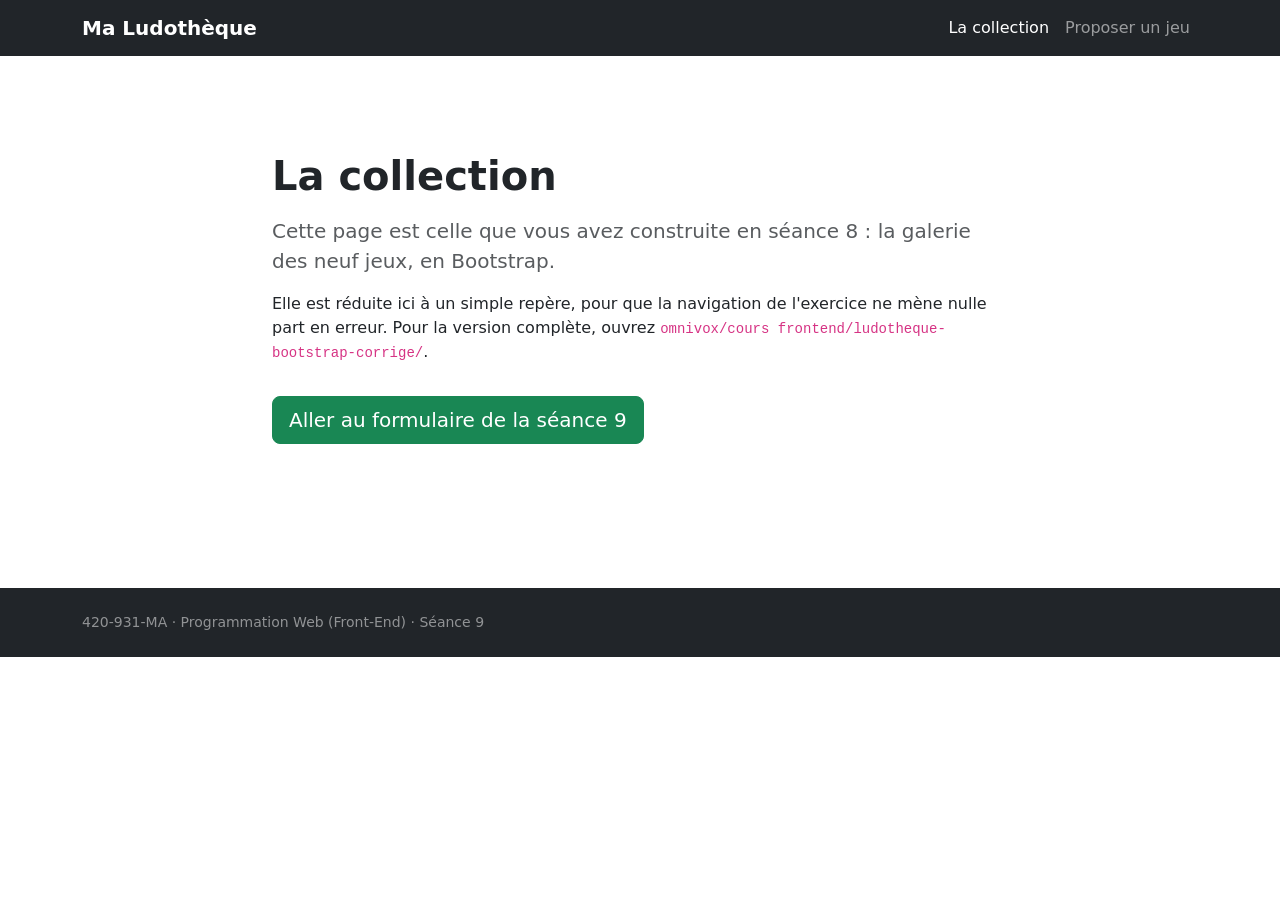
<file: index.html>
<!DOCTYPE html>
<html lang="fr">

<head>
    <meta charset="UTF-8">
    <meta name="viewport" content="width=device-width, initial-scale=1">

    <title>La collection — Ma ludothèque</title>
    <meta name="description" content="Page d'accueil de la ludothèque — construite en séance 8.">

    <link rel="stylesheet" href="vendor/bootstrap.min.css">
    <link rel="stylesheet" href="style.css">
</head>

<body>

    <nav class="navbar navbar-expand-lg navbar-dark bg-dark sticky-top">
        <div class="container">
            <a class="navbar-brand fw-bold" href="index.html">Ma&nbsp;Ludothèque</a>
            <div class="collapse navbar-collapse">
                <ul class="navbar-nav ms-auto">
                    <li class="nav-item"><a class="nav-link active" aria-current="page" href="index.html">La collection</a></li>
                    <li class="nav-item"><a class="nav-link" href="proposer.html">Proposer un jeu</a></li>
                </ul>
            </div>
        </div>
    </nav>


    <main class="container py-5">
        <div class="row justify-content-center">
            <div class="col-12 col-lg-8 py-5">

                <h1 class="fw-bold mb-3">La collection</h1>

                <p class="lead text-body-secondary">
                    Cette page est celle que vous avez construite en <strong>séance 8</strong> :
                    la galerie des neuf jeux, en Bootstrap.
                </p>

                <p>
                    Elle est réduite ici à un simple repère, pour que la navigation de
                    l'exercice ne mène nulle part en erreur. Pour la version complète,
                    ouvrez <code>omnivox/cours frontend/ludotheque-bootstrap-corrige/</code>.
                </p>

                <a class="btn btn-success btn-lg mt-3" href="proposer.html">
                    Aller au formulaire de la séance 9
                </a>

            </div>
        </div>
    </main>


    <footer class="bg-dark text-white-50 py-4 mt-5">
        <div class="container small">
            420-931-MA · Programmation Web (Front-End) · Séance 9
        </div>
    </footer>

    <script src="vendor/bootstrap.bundle.min.js"></script>
</body>

</html>
</file>
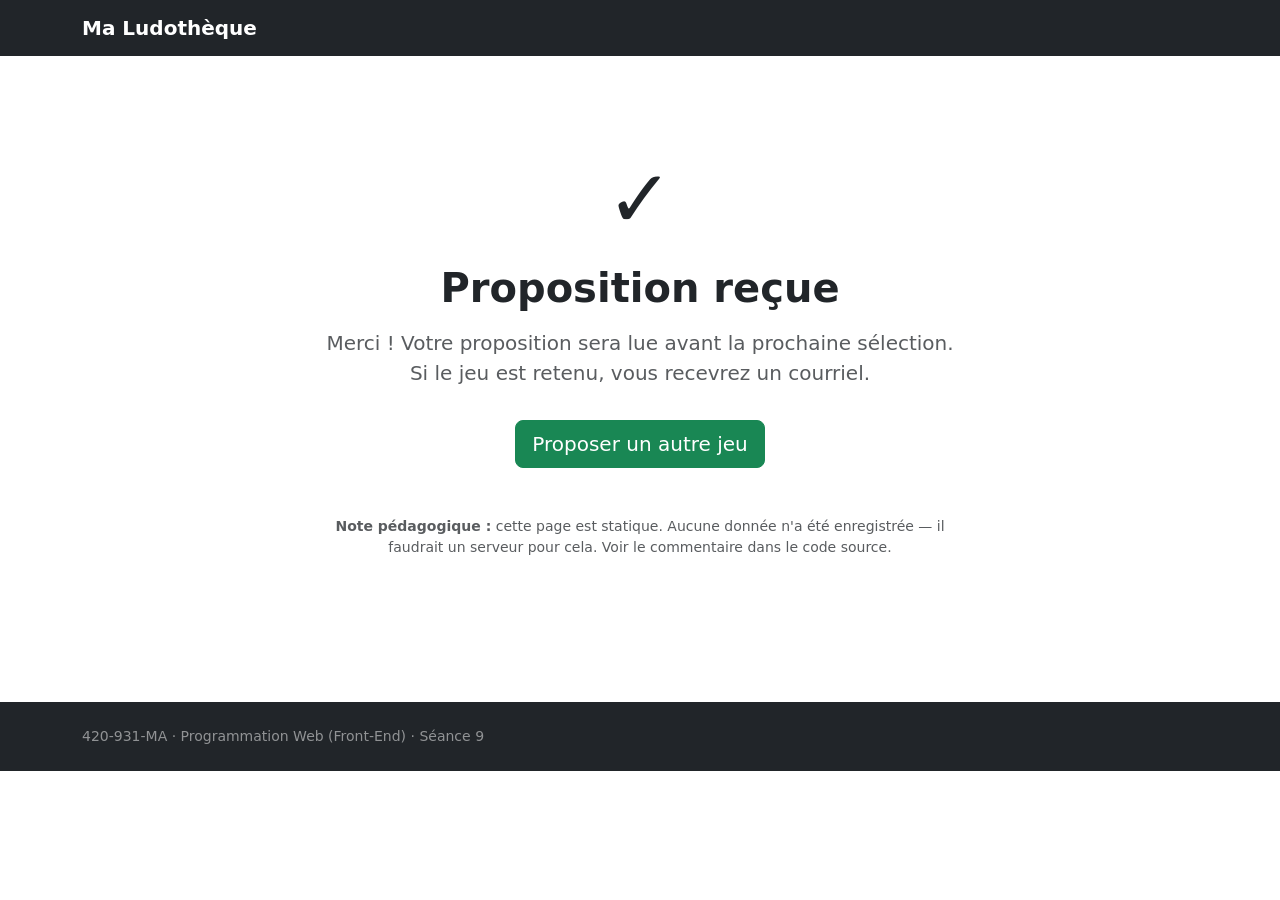
<file: merci.html>
<!DOCTYPE html>
<html lang="fr">

<head>
    <meta charset="UTF-8">
    <meta name="viewport" content="width=device-width, initial-scale=1">

    <title>Proposition reçue — Ma ludothèque</title>
    <meta name="description" content="Confirmation d'envoi d'une proposition de jeu.">

    <link rel="stylesheet" href="vendor/bootstrap.min.css">
    <link rel="stylesheet" href="style.css">
</head>

<body>

    <nav class="navbar navbar-expand-lg navbar-dark bg-dark">
        <div class="container">
            <a class="navbar-brand fw-bold" href="index.html">Ma&nbsp;Ludothèque</a>
        </div>
    </nav>


    <main class="container py-5">
        <div class="row justify-content-center">
            <div class="col-12 col-lg-7 text-center py-5">

                <p class="display-1 mb-3" aria-hidden="true">✓</p>

                <h1 class="fw-bold mb-3">Proposition reçue</h1>

                <p class="lead text-body-secondary">
                    Merci ! Votre proposition sera lue avant la prochaine sélection.
                    Si le jeu est retenu, vous recevrez un courriel.
                </p>

                <a class="btn btn-success btn-lg mt-3" href="proposer.html">
                    Proposer un autre jeu
                </a>

                <!-- =========================================================
                     LA NOTE PÉDAGOGIQUE — à lire, elle explique la triche.

                     Cette page ment. Rien n'a été reçu.

                     Le formulaire de proposer.html envoie ses données ici,
                     mais merci.html est une page HTML statique : elle ne sait
                     pas lire une requête, elle ne stocke rien, elle affiche
                     toujours le même texte. On pourrait l'ouvrir directement
                     dans le navigateur, sans avoir rien rempli.

                     Pour recevoir vraiment, il faudrait un langage côté
                     serveur qui lise la requête, vérifie chaque champ une
                     seconde fois, et enregistre le résultat. C'est le sujet
                     du cours 420-951-MA, Applications Web transactionnelles.

                     Dans ce cours-ci, on s'arrête au navigateur — et c'est
                     suffisant pour le projet final, dont l'évaluation porte
                     sur la structure, la validation et l'accessibilité.
                     ========================================================= -->
                <p class="small text-body-secondary mt-5 mb-0">
                    <strong>Note pédagogique :</strong> cette page est statique.
                    Aucune donnée n'a été enregistrée — il faudrait un serveur
                    pour cela. Voir le commentaire dans le code source.
                </p>

            </div>
        </div>
    </main>


    <footer class="bg-dark text-white-50 py-4 mt-5">
        <div class="container small">
            420-931-MA · Programmation Web (Front-End) · Séance 9
        </div>
    </footer>

    <script src="vendor/bootstrap.bundle.min.js"></script>
</body>

</html>
</file>
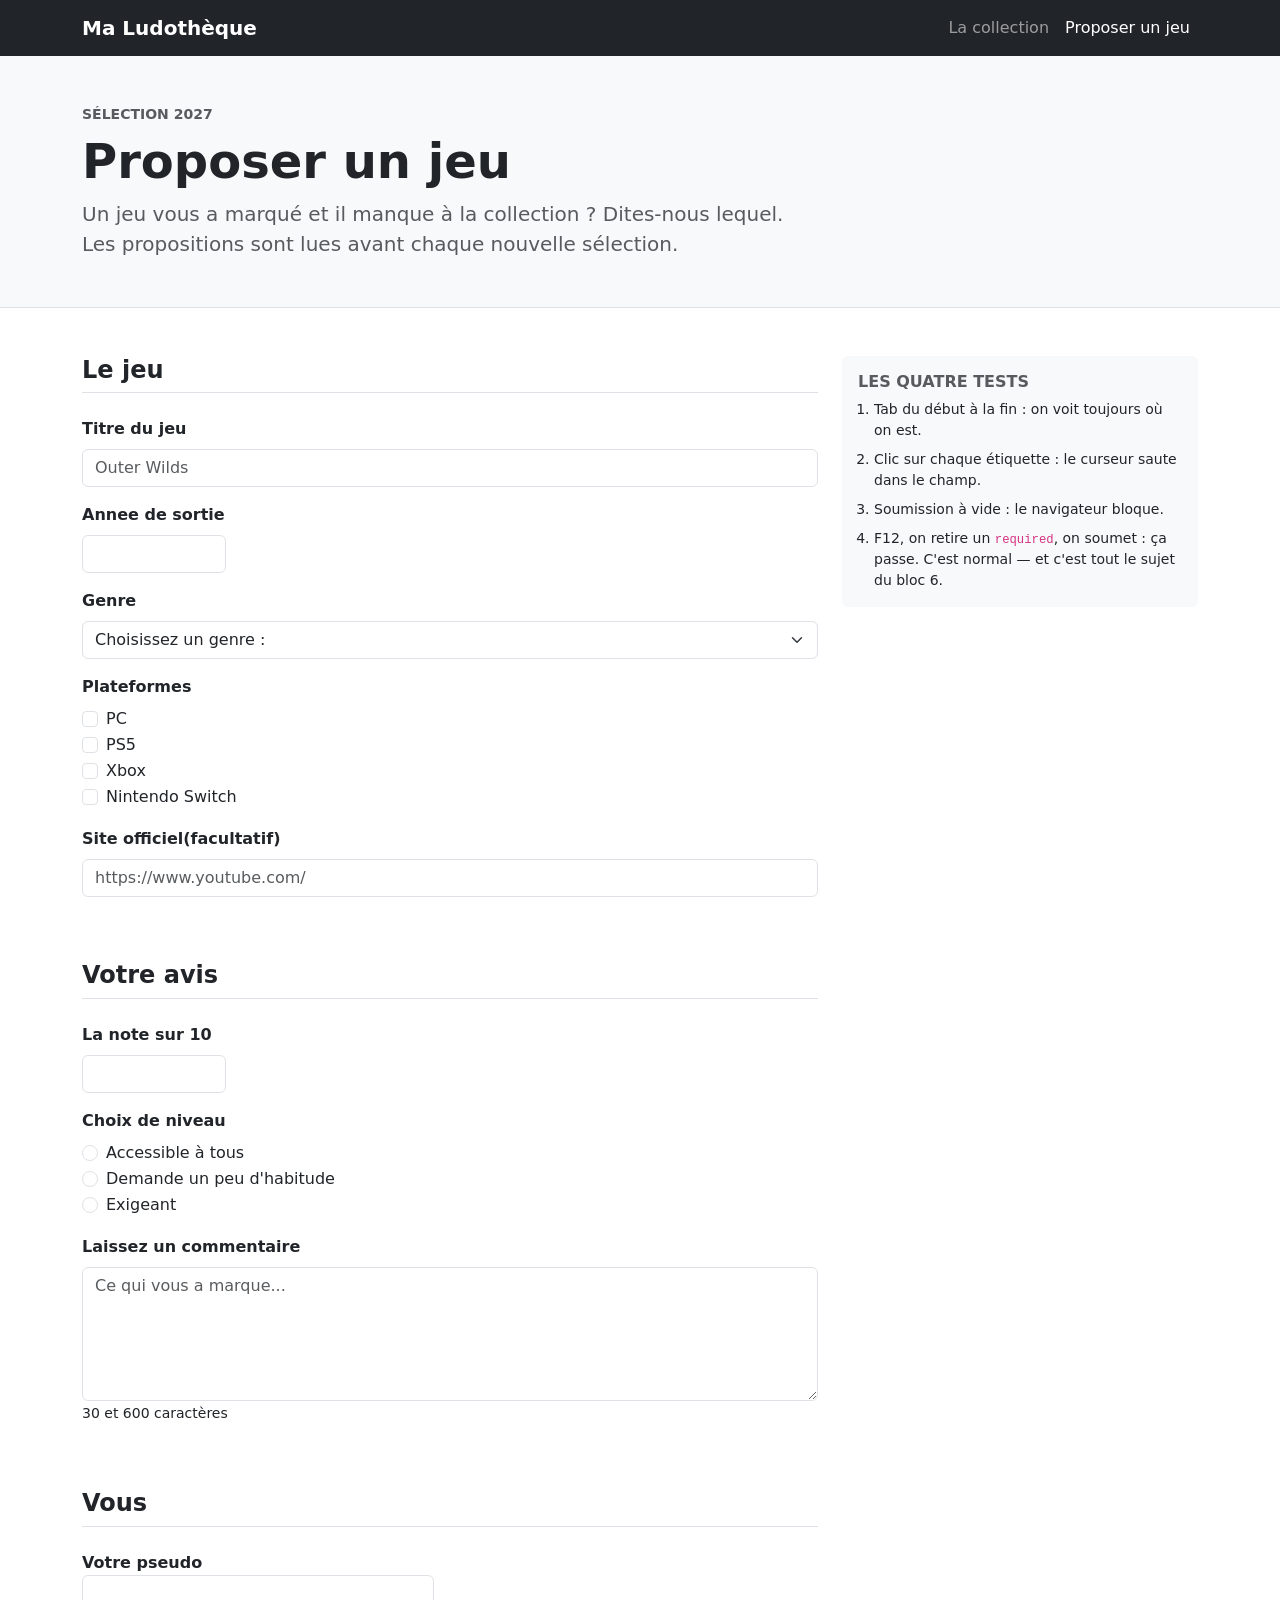
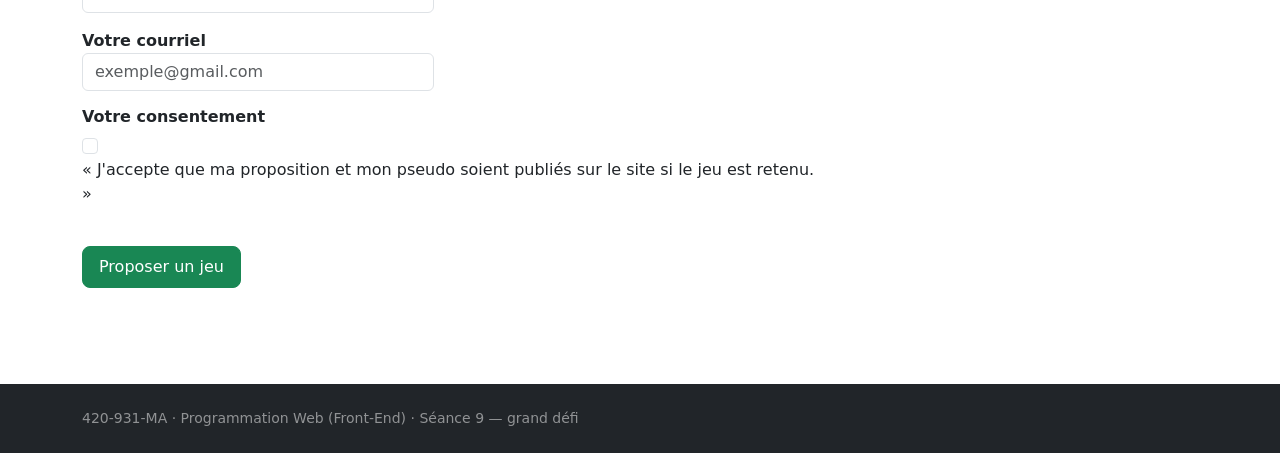
<file: proposer.html>
<!DOCTYPE html>
<html lang="fr">

<head>
    <meta charset="UTF-8">
    <meta name="viewport" content="width=device-width, initial-scale=1">

    <title>Proposer un jeu — Ma ludothèque</title>
    <meta name="description" content="Proposez un jeu pour la prochaine sélection de la ludothèque.">

    <!-- Bootstrap D'ABORD, le vôtre ENSUITE. Ne changez pas cet ordre. -->
    <link rel="stylesheet" href="vendor/bootstrap.min.css">
    <link rel="stylesheet" href="style.css">
</head>

<body>

    <!-- =====================================================================
         GRAND DÉFI — SÉANCE 9
         Ma Ludothèque : la page « Proposer un jeu »

         La navigation, la bannière et le CSS de base sont déjà écrits.
         VOUS N'AVEZ QU'UNE SEULE CHOSE À FAIRE : le formulaire.

         ---------------------------------------------------------------------
         CE QU'IL FAUT LIVRER

         Onze champs, répartis en TROIS fieldset :

           LE JEU        titre · année de sortie · genre (liste déroulante) ·
                         plateformes (cases à cocher) · site officiel (facultatif)

           VOTRE AVIS    note sur 10 · difficulté (boutons radio) · commentaire

           VOUS          pseudo · courriel · consentement (case obligatoire)

         ---------------------------------------------------------------------
         LES RÈGLES

         1. Chaque champ a un <label> relié par for / id. Aucune exception.
         2. Chaque champ a un name. Sans name, la donnée n'est jamais envoyée.
         3. Le type le PLUS PRÉCIS possible — pas text partout.
         4. Chaque fieldset a une <legend>.
         5. Le formulaire refuse de partir s'il est mal rempli.
         6. Aucune ligne de JavaScript.

         ---------------------------------------------------------------------
         LES QUATRE TESTS AVANT DE DIRE « J'AI FINI »

         1. Tab du début à la fin : on voit toujours où on est.
         2. Clic sur chaque étiquette : le curseur saute dans le champ.
         3. Soumission à vide : le navigateur bloque.
         4. F12, on retire un required, on soumet : ça passe.
            C'est normal. C'est tout le sujet du bloc 6.

         L'antisèche est à la diapositive 41.
         ===================================================================== -->


    <!-- ==================== LA BARRE DE NAVIGATION (déjà faite) ==================== -->
    <nav class="navbar navbar-expand-lg navbar-dark bg-dark sticky-top">
        <div class="container">

            <a class="navbar-brand fw-bold" href="index.html">Ma&nbsp;Ludothèque</a>

            <button class="navbar-toggler" type="button" data-bs-toggle="collapse" data-bs-target="#menu"
                aria-controls="menu" aria-expanded="false" aria-label="Ouvrir le menu">
                <span class="navbar-toggler-icon"></span>
            </button>

            <div class="collapse navbar-collapse" id="menu">
                <ul class="navbar-nav ms-auto">
                    <li class="nav-item"><a class="nav-link" href="index.html">La collection</a></li>
                    <li class="nav-item"><a class="nav-link active" aria-current="page" href="proposer.html">Proposer un
                            jeu</a></li>
                </ul>
            </div>

        </div>
    </nav>


    <!-- ==================== LA BANNIÈRE (déjà faite) ==================== -->
    <header class="bg-body-tertiary border-bottom py-5">
        <div class="container">
            <p class="text-uppercase small fw-bold text-body-secondary mb-2">Sélection 2027</p>
            <h1 class="display-5 fw-bold">Proposer un jeu</h1>
            <p class="lead text-body-secondary mb-0" style="max-width: 44rem;">
                Un jeu vous a marqué et il manque à la collection ? Dites-nous lequel.
                Les propositions sont lues avant chaque nouvelle sélection.
            </p>
        </div>
    </header>


    <main class="container py-5">
        <div class="row">
            <div class="col-12 col-lg-8">

                <!-- =========================================================
                     ⬇⬇⬇  VOTRE TRAVAIL COMMENCE ICI  ⬇⬇⬇
                     ========================================================= -->

                <!-- TODO 1 — Ouvrez le <form>.
                     Quelle method ? Posez-vous la question de la diapositive 6 :
                     ce formulaire DEMANDE-t-il quelque chose, ou CHANGE-t-il
                     quelque chose ?
                     L'action pointe vers merci.html, qui existe déjà.
                     Ajoutez class="formulaire-jeu" : le CSS s'en sert. -->

                <form action="merci.html" method="TODO" class="formulaire-jeu">


                    <!-- ============ FIELDSET 1 — LE JEU ============ -->
                    <fieldset class="mb-5">
                        <legend class="h4 fw-bold border-bottom pb-2 mb-4">Le jeu</legend>

                        <!-- Voici le premier champ, complet, comme modèle.
                             Les dix autres sont à vous.

                             Remarquez :
                               · le label porte for="titre", l'input porte id="titre"
                               · l'input porte AUSSI name="titre" — c'est le name que
                                 le serveur recevra, l'id ne sort jamais de la page
                               · minlength et maxlength encadrent la saisie
                               · le placeholder donne un EXEMPLE, pas le nom du champ
                               · les classes form-label et form-control viennent de
                                 Bootstrap (séance 8) -->
                        <div class="mb-3">
                            <label class="form-label fw-bold" for="titre">Titre du jeu</label>
                            <input class="form-control " type="text" id="titre" name="titre" minlength="2"
                                maxlength="80" placeholder="Outer Wilds" autocomplete="off" required>
                        </div>
                        <!-- TODO 2 — L'ANNÉE DE SORTIE
                             Quel type ? Une année est-elle vraiment un nombre ?
                             (Oui, ici : on peut la comparer et l'ordonner.)
                             Encadrez-la : min="1970" max="2027" step="1".
                             Ajoutez class="champ-court" sur l'input : la largeur
                             est une information. -->
                        <div class="mb-3">
                            <label for="annee" class="form-label fw-bold">Annee de sortie</label>
                            <input class="form-control champ-court" type="number" id="annee" name="annee" min="1970"
                                max="2027" required>
                        </div>
                        <!-- TODO 3 — LE GENRE (liste déroulante)
                             Cinq genres au choix : aventure, réflexion, détente,
                             action, autre.
                             ⚠️ Piège : pour que required fonctionne sur un <select>,
                             il faut une PREMIÈRE option dont le value est VIDE.
                             Sans elle, le premier genre est choisi d'office.
                             Rappel : c'est le value qui part, pas le texte affiché. -->

                        <div class="mb-3">
                            <label class="form-label fw-bold" for="genre">Genre </label>
                            <select class="form-select" id="genre" name="genre" required>
                                <option value="">Choisissez un genre :</option>
                                <option value="Action">Action</option>
                                <option value="Horreur">Reflexion</option>
                                <option value="Aventure">Aventure</option>
                                <option value="Detente">Detente</option>
                                <option value="Autre">Autre</option>

                            </select>

                        </div>

                        <!-- TODO 4 — LES PLATEFORMES (cases à cocher)
                             Quatre cases : PC, Nintendo Switch, PlayStation, Xbox.
                             Elles partagent le même name — elles arrivent comme une
                             liste. Chacune a son propre value.
                             ⚠️ Sans value, le navigateur envoie « on » et vous ne
                             savez pas laquelle était cochée.
                             Enveloppez le groupe dans un <fieldset> avec sa <legend>.
                             Utilisez les classes Bootstrap form-check et
                             form-check-input / form-check-label. -->


                        <fieldset class="mb-3">
                            <legend class="form-label mb-2 fw-bold">Plateformes </legend>
                            <div class="form-check">

                                <input class="form-check-input" type="checkbox" id="pc" name="plateforme" value="pc">
                                <label class="form-check-label" for="pc">PC</label>
                            </div>
                            <div class="form-check">

                                <input class="form-check-input" class="form-check-input" type="checkbox" id="ps5"
                                    name="plateforme" value="ps5">
                                <label class="form-check-label" for="ps5">PS5</label>
                            </div>
                            <div class="form-check">

                                <input class="form-check-input" type="checkbox" id="xbox" name="plateforme"
                                    value="xbox">
                                <label class="form-check-label" for="xbox">Xbox</label>
                            </div>
                            <div class="form-check">

                                <input class="form-check-input" type="checkbox" id="switch" name="plateforme"
                                    value="pc">
                                <label class="form-check-label" for="switch">Nintendo Switch</label>
                            </div>



                        </fieldset class="mb-3">


                        <!-- TODO 5 — LE SITE OFFICIEL
                             Type url. Ce champ est FACULTATIF : pas de required,
                             et dites-le dans le label. On marque les facultatifs,
                             pas les obligatoires. -->

                        <div class="mb-3">
                            <label for="url" class="form-label fw-bold">Site officiel(facultatif) </label>
                            <input class="form-control " type="url" id="url" name="url"
                                placeholder="https://www.youtube.com/" pattern="[http://www.][A-Za-z]">
                        </div>


                    </fieldset>


                    <!-- ============ FIELDSET 2 — VOTRE AVIS ============ -->
                    <fieldset class="mb-5">
                        <legend class="h4 fw-bold border-bottom pb-2 mb-4">Votre avis</legend>


                        <div class="mb-3">
                            <!-- TODO 6 — LA NOTE SUR 10
                             De 0 à 10, par demi-points. Trois attributs à trouver.
                             Ajoutez un <div class="form-text"> sous le champ pour
                             dire le format AVANT que l'utilisateur se trompe. -->
                            <label for="note" class="form-label fw-bold">La note sur 10</label>
                            <input class="form-control champ-court " type="number" id="note" name="note" min="0"
                                max="10" step="0.5" required>
                        </div>

                        <!-- TODO 7 — LA DIFFICULTÉ (boutons radio)
                             Trois options : accessible à tous, demande un peu
                             d'habitude, exigeant.
                             ⚠️ C'est le name PARTAGÉ qui les rend exclusifs. Si vous
                             pouvez cocher les trois à la fois, c'est que vos name
                             sont différents.
                             Le <fieldset> et sa <legend> sont indispensables ici :
                             sans eux, un lecteur d'écran annonce les options sans
                             jamais dire quelle est la question. -->
                        <div class="mb-3">
                            <fieldset>
                                <legend class="form-label mb-2 fw-bold">Choix de niveau</legend>

                                <div class="form-check">
                                    <label for="tous" class="form-check-label">Accessible à tous</label>
                                    <input required class="form-check-input" type="radio" name="choix" value="tous">
                                </div>

                                <div class="form-check">
                                    <label for="un_peu" class="form-check-label">Demande un peu d'habitude</label>
                                    <input class="form-check-input" type="radio" name="choix" value="un_peu">
                                </div>

                                <div class="form-check">
                                    <label for="exigeant" class="form-check-label">Exigeant</label>
                                    <input class="form-check-input" type="radio" name="choix" value="exigeant">
                                </div>
                                <!--Si le name est le meme on peut juste choisir facile ou difficile-->
                            </fieldset>
                        </div>


                        <!-- TODO 8 — LE COMMENTAIRE
                             Un <textarea>, pas un <input>.
                             ⚠️ Il a une balise fermante. <textarea /> ferait basculer
                             tout le reste de la page à l'intérieur du champ.
                             Entre 30 et 600 caractères, obligatoire, rows="5". -->
                        <div class="mb-3">
                            <label class="form-label fw-bold" for="commentaire">Laissez un commentaire</label>
                            <textarea class="form-control" id="commentaire" name="commentaire" rows="5" minlength="1"
                                maxlength="600" required placeholder="Ce qui vous a marque..."></textarea>
                            <p><small>30 et 600 caractères</small></p>
                        </div>

                    </fieldset>


                    <!-- ============ FIELDSET 3 — VOUS ============ -->
                    <fieldset class="mb-4">
                        <legend class="h4 fw-bold border-bottom pb-2 mb-4">Vous</legend>

                        <!-- TODO 9 — LE PSEUDO
                             De 3 à 20 caractères, obligatoire.
                             class="champ-moyen" sur l'input. -->
                        <div class="mb-3">
                            <label for="pseudo_id" class="fw-bold">Votre pseudo</label>
                            <input class="champ-moyen form-control" type="text" id="pseudo_id" name="pseudo" required>
                        </div>

                        <!-- TODO 10 — LE COURRIEL
                             Le bon type fait DEUX choses : il valide le format, et
                             il change le clavier sur téléphone.
                             Ajoutez autocomplete="email". -->
                        <div class="mb-3">
                            <label for="mon_email" class="fw-bold">Votre courriel </label>
                            <input class="champ-moyen form-control" type="email" id="mon_email" name="s_email"
                                placeholder="exemple@gmail.com" autocomplete="email" required>
                        </div>
                        <!-- TODO 11 — LE CONSENTEMENT
                             Une seule case à cocher, OBLIGATOIRE.
                             Texte : « J'accepte que ma proposition et mon pseudo
                             soient publiés sur le site si le jeu est retenu. » -->
                        <div class="mb-3">
                            <h6 class="fw-bold">Votre consentement</h6>
                            <input class="form-check-input" type="checkbox" id="consent" name="consent" required>
                            <label for="consent" class="form-check-label">« J'accepte que ma proposition et mon pseudo
                                soient publiés sur le site si le jeu est retenu. »</label>

                        </div>

                    </fieldset>


                    <!-- TODO 12 — LE BOUTON
                             Écrivez son type explicitement.
                             Le libellé dit ce qui va se passer — pas « Envoyer ».
                             ⚠️ Il doit être À L'INTÉRIEUR du <form>. Placé après
                             </form>, il ne soumettrait rien. -->
                    <button class="btn btn-success btn-lg" type="submit">Proposer un jeu</button>


                </form>

                <!-- =========================================================
                     ⬆⬆⬆  VOTRE TRAVAIL S'ARRÊTE ICI  ⬆⬆⬆
                     ========================================================= -->

            </div>


            <!-- ==================== L'ENCADRÉ LATÉRAL (déjà fait) ==================== -->
            <aside class="col-12 col-lg-4 mt-5 mt-lg-0">
                <div class="card bg-body-tertiary border-0">
                    <div class="card-body">
                        <h2 class="h6 text-uppercase text-body-secondary fw-bold">Les quatre tests</h2>
                        <ol class="small mb-0 ps-3">
                            <li class="mb-2">Tab du début à la fin : on voit toujours où on est.</li>
                            <li class="mb-2">Clic sur chaque étiquette : le curseur saute dans le champ.</li>
                            <li class="mb-2">Soumission à vide : le navigateur bloque.</li>
                            <li>F12, on retire un <code>required</code>, on soumet : ça passe.
                                C'est normal — et c'est tout le sujet du bloc 6.</li>
                        </ol>
                    </div>
                </div>
            </aside>

        </div>
    </main>


    <footer class="bg-dark text-white-50 py-4 mt-5">
        <div class="container small">
            420-931-MA · Programmation Web (Front-End) · Séance 9 — grand défi
        </div>
    </footer>

    <script src="vendor/bootstrap.bundle.min.js"></script>
</body>

</html>
</file>
<file: style.css>
/* =====================================================================
   MA LUDOTHÈQUE — PAGE « PROPOSER UN JEU »  ·  DOSSIER DE DÉPART
   420-931-MA · Programmation Web (Front-End) · Séance 9

   Ce fichier est chargé APRÈS bootstrap.min.css. C'est la cascade de la
   séance 4 : à poids égal, la dernière règle écrite gagne. Ne changez
   pas cet ordre dans le <head>.

   Les largeurs de champ et les finitions sont déjà écrites.
   IL VOUS RESTE UNE SECTION À COMPLÉTER : les états de validation.
   ===================================================================== */


/* --- 1. LES ÉTATS DE VALIDATION  ←  À COMPLÉTER ---------------------

   TODO A — Un champ correctement rempli prend une bordure verte.
   TODO B — Un champ mal rempli prend une bordure rouge.

   ⚠️ LE PIÈGE DE LA DIAPOSITIVE 26

   N'écrivez PAS :valid et :invalid.

   :invalid est vrai dès le CHARGEMENT de la page, avant que
   l'utilisateur ait touché quoi que ce soit. Tous vos champs
   obligatoires seraient rouges d'entrée de jeu : vous accuseriez
   l'utilisateur avant qu'il ait tapé une lettre.

   Utilisez :user-valid et :user-invalid. Elles attendent que
   l'utilisateur ait modifié le champ ou tenté d'envoyer le formulaire.

   Essayez les deux versions et rechargez la page entre les deux :
   la différence est immédiate.

   TODO C — La bordure ne suffit pas. Un utilisateur daltonien ne
   distingue pas votre rouge de votre gris. Ajoutez un DEUXIÈME signal
   qui ne dépend pas de la couleur (une bordure gauche plus épaisse, un
   fond très légèrement teinté…). C'est la règle du favori de la
   séance 7 : jamais un seul signal.

   Écrivez vos règles ici :
   -------------------------------------------------------------------- */
 /* on colore le champ seulement apres une interaction */
.formulaire-jeu input:not([type="checkbox"]):not([type="radio"]):user-valid,
.formulaire-jeu select:user-valid,
.formulaire-jeu textarea:user-valid {
    border-color: #23ba37;
    border-left: 5px solid #23ba37;
    background: #f1fbf5;
    box-shadow: 0 0 0 0.25rem rgba(40, 167, 69, 0.25);
}
 .formulaire-jeu input:not([type="checkbox"]):not([type="radio"]):user-invalid,
.formulaire-jeu select:user-invalid,
.formulaire-jeu textarea:user-invalid {
    border-color: #c0192a;
    border-left: 5px solid #c0192a;
    background: #fff5f5;
    box-shadow: 0 0 0 0.25rem rgba(177, 39, 41, 0.25);
}

.formulaire-jeu input[type="checkbox"]:user-valid,
.formulaire-jeu input[type="radio"]:user-valid {
    outline: 2px solid #23ba37;
    outline-offset: 2px;
    box-shadow: 0 0 0 0.25rem rgba(40, 167, 69, 0.25);
}

.formulaire-jeu input[type="checkbox"]:user-invalid,
.formulaire-jeu input[type="radio"]:user-invalid {
    outline: 2px solid #c0192a;
    outline-offset: 2px;
    box-shadow: 0 0 0 0.25rem rgba(177,39,41,0.25);
}




/* --- 2. LE FOCUS  ←  À COMPLÉTER ------------------------------------

   TODO D — Renforcez l'anneau de focus. Celui de Bootstrap est bleu
   pâle et se voit mal sur fond clair.

   ⚠️ On ne supprime JAMAIS l'outline sans la remplacer. C'est la ligne
   de CSS la plus destructrice du web : elle rend un formulaire
   impossible à remplir au clavier. (Diapositive 20.)

   Piste : outline, outline-offset, et box-shadow: none pour reprendre
   la main sur l'ombre de Bootstrap.
   -------------------------------------------------------------------- */

.formulaire-jeu input:focus,
.formulaire-jeu select:focus,
.formulaire-jeu textarea:focus,
.formulaire-jeu button:focus {
   border-color: #28a745; 
    box-shadow: 0 0 0 0.25rem rgba(40, 167, 69, 0.25);
    
}


/* =====================================================================
   CE QUI SUIT EST DÉJÀ ÉCRIT — vous pouvez le lire, pas besoin d'y
   toucher.
   ===================================================================== */


/* --- 3. LA LARGEUR DES CHAMPS ---------------------------------------

   Un champ d'année aussi large qu'un champ de titre dit à l'utilisateur
   qu'il s'est trompé de case. La largeur est une indication de format.
   (Diapositive 32.)

   Posez class="champ-court" sur l'année et la note,
   class="champ-moyen" sur le genre et le pseudo.
   -------------------------------------------------------------------- */

.champ-court  { max-width: 9rem;  }
.champ-moyen  { max-width: 22rem; }

/* Sur petit écran, on rend la pleine largeur : à 375 px, un champ de
   9rem laisse un vide inutile et devient difficile à viser au doigt. */

@media (max-width: 575px) {
    .champ-court,
    .champ-moyen {
        max-width: 100%;
    }
}


/* --- 4. LES FINITIONS ----------------------------------------------- */

/* Le fieldset imbriqué : on retire la bordure par défaut, qui est
   laide, mais on GARDE la balise. L'apparence et la sémantique sont
   deux choses séparées — c'est la séance 3. */

.formulaire-jeu fieldset {
    border: 0;
    padding: 0;
    margin: 0;
}

/* La legend d'un fieldset imbriqué doit ressembler à un label, puisque
   c'est le rôle qu'elle joue : elle pose la question du groupe. */

.formulaire-jeu fieldset legend.form-label {
    font-size: 1rem;
    float: none;     /* annule le comportement par défaut de <legend> */
    width: auto;
}

/* Le textarea ne se redimensionne qu'en hauteur : l'étirer en largeur
   casserait la mise en page. */

.formulaire-jeu textarea {
    resize: vertical;
}

/* Les champs n'héritent pas de la police du body — Bootstrap corrige
   déjà ce défaut, mais la règle est ici pour mémoire : sans framework,
   c'est la première ligne à écrire. (Diapositive 29.) */

.formulaire-jeu input,
.formulaire-jeu select,
.formulaire-jeu textarea,
.formulaire-jeu button {
    font: inherit;
    
    
}
</file>
